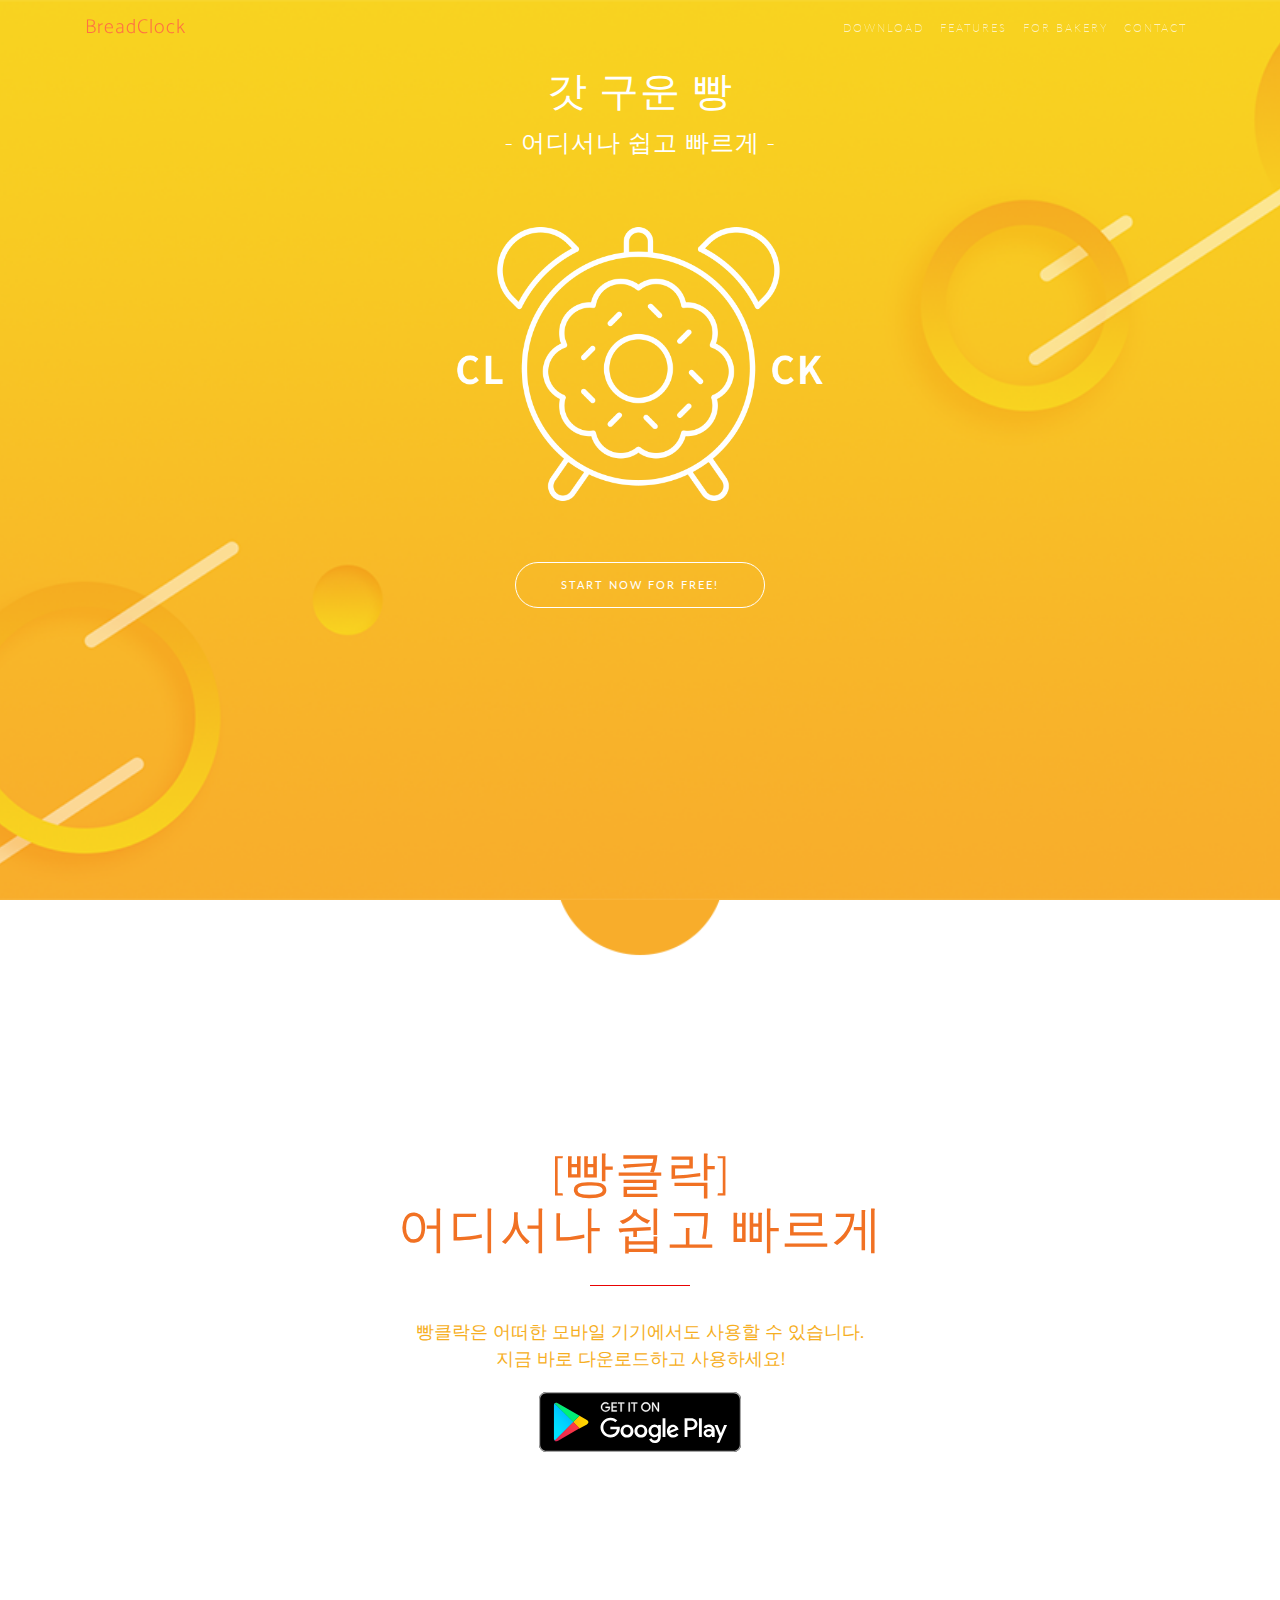
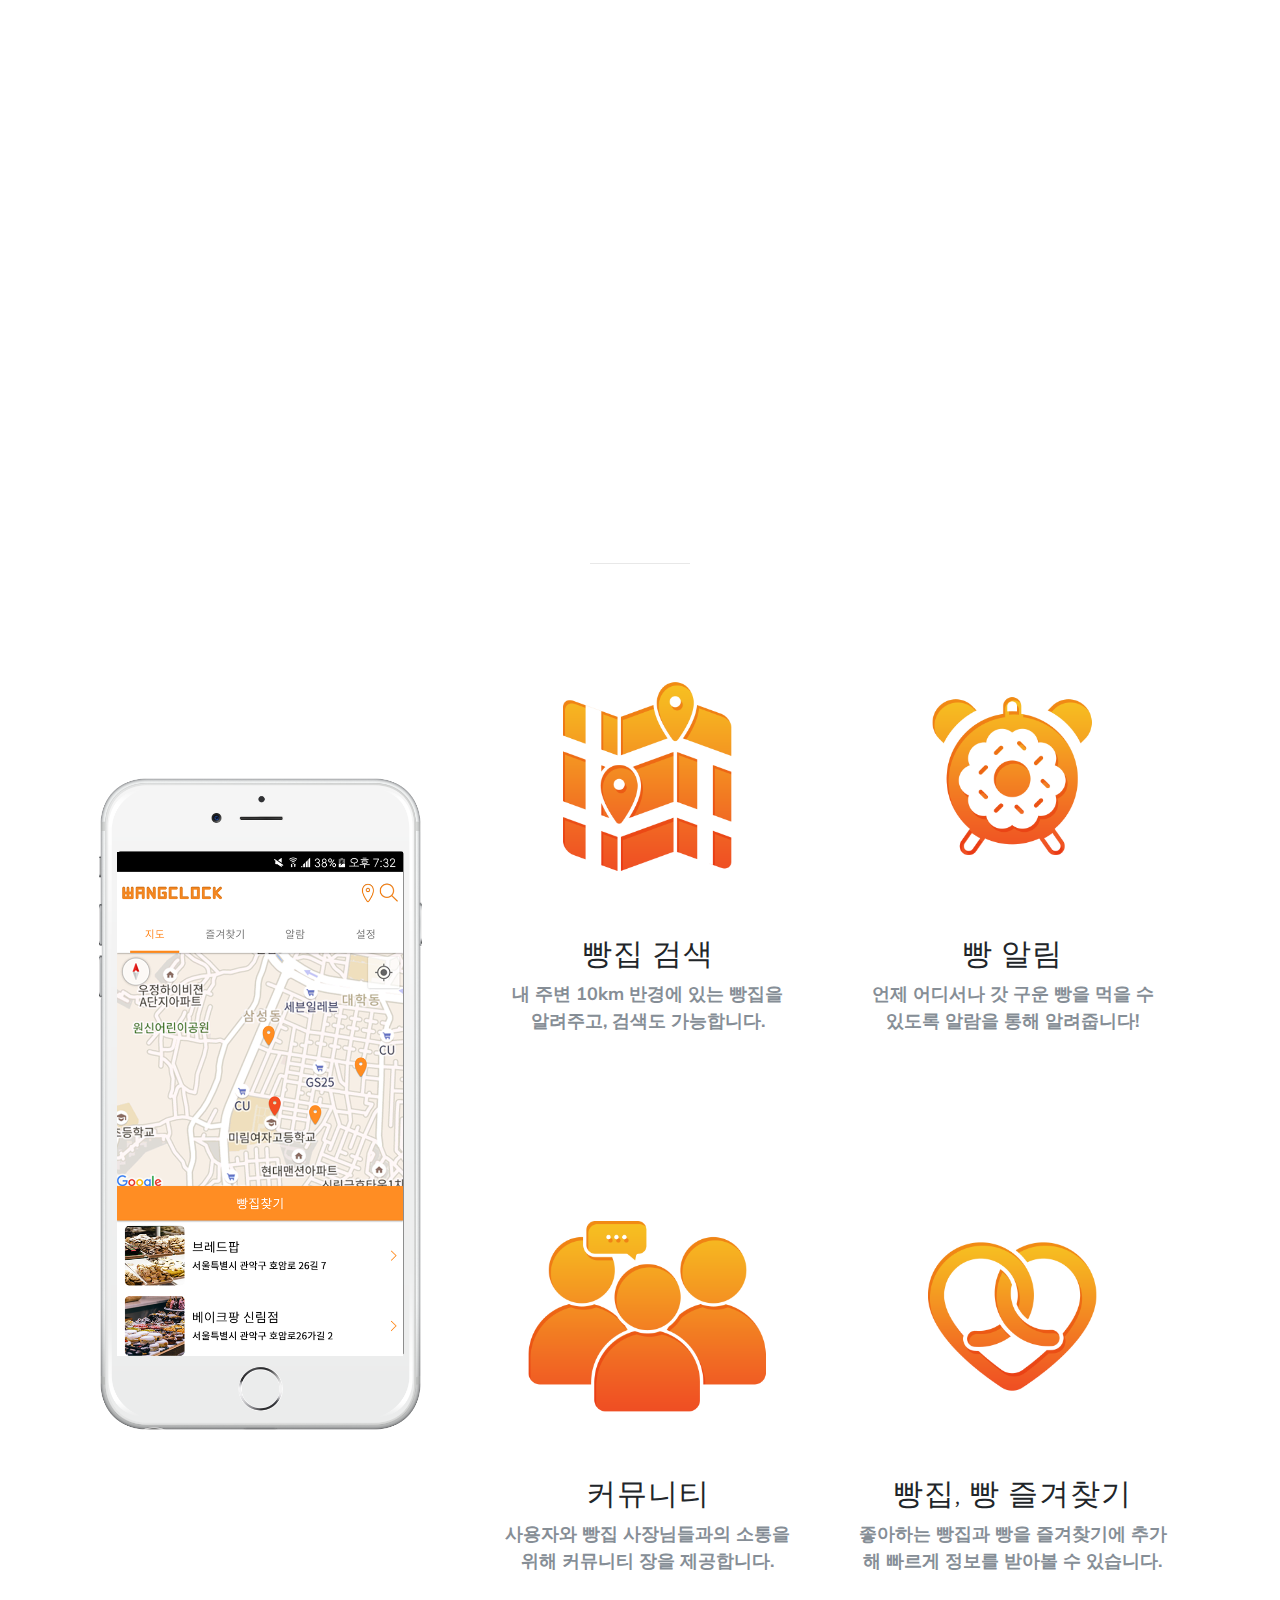
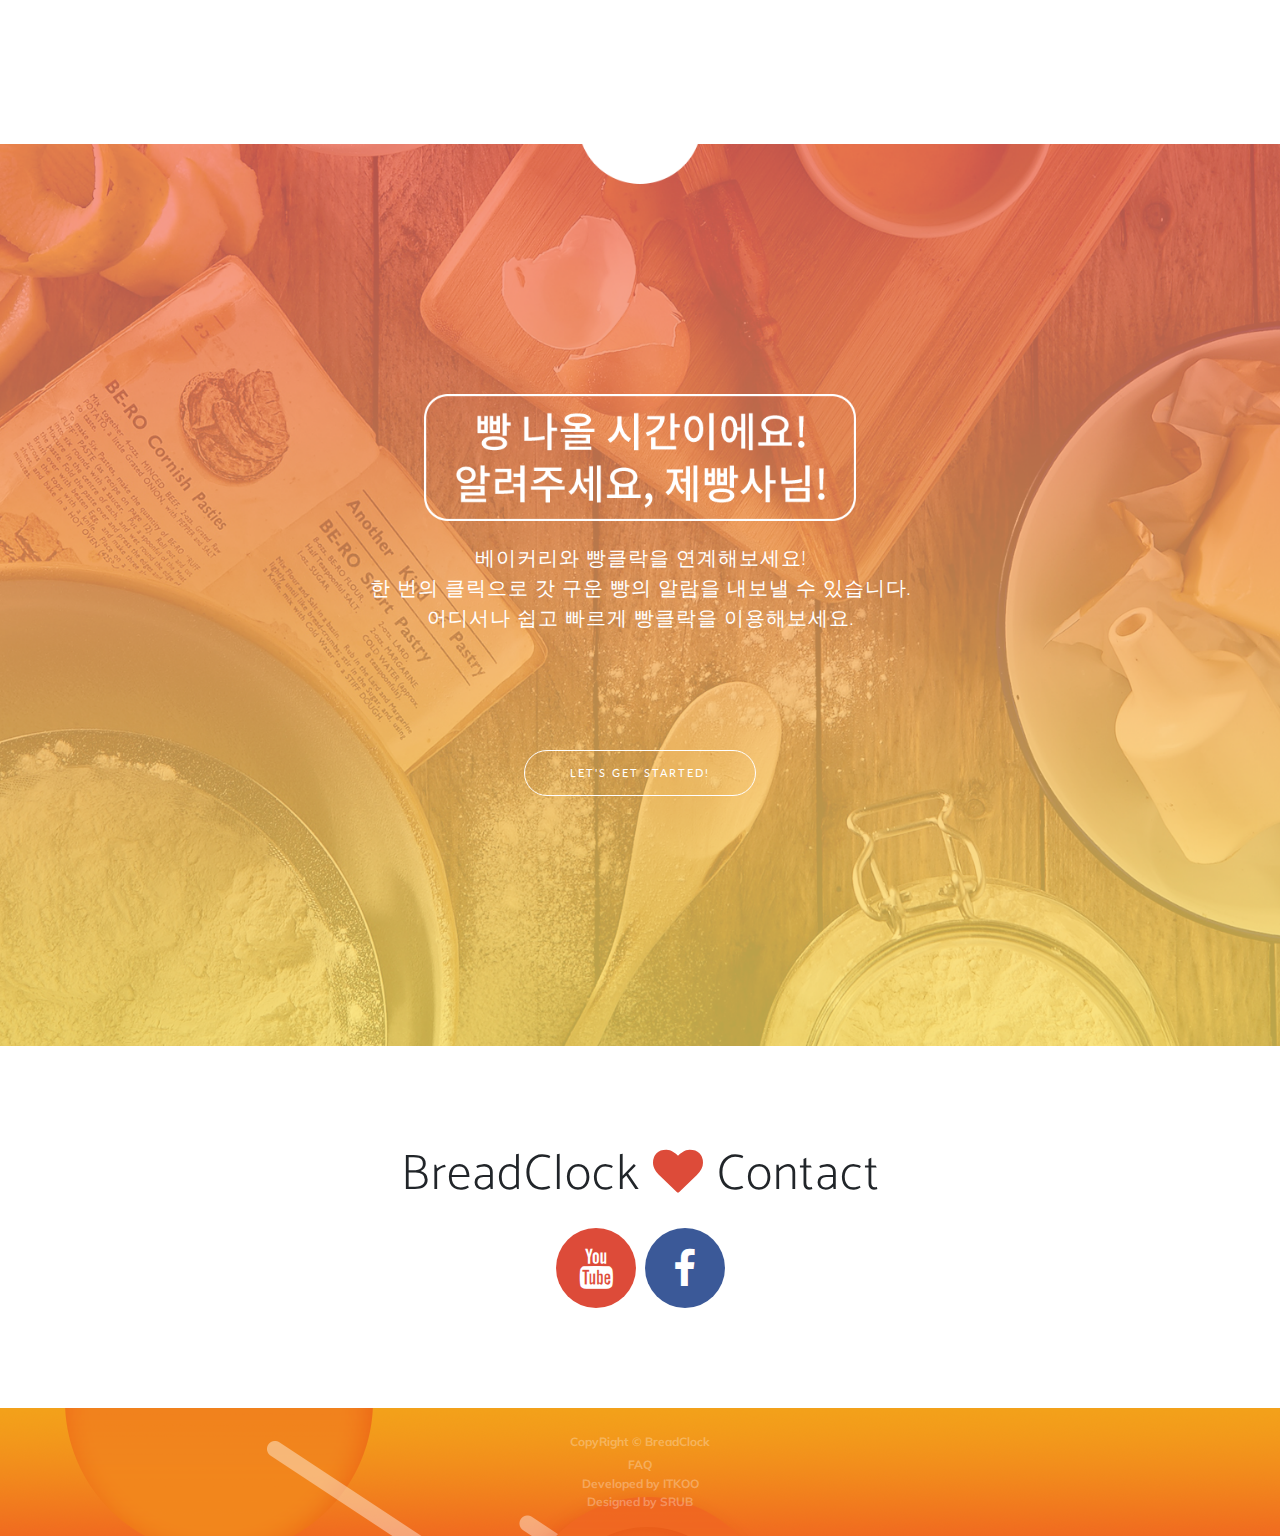
<file: public/index.html>
<!DOCTYPE html>
<html lang="en">

  <head>
    <meta charset="utf-8">

    <meta property="og:title" content="빵클락 웹페이지"/>
    <meta property="og:url" content="https://stac-5db0e.firebaseapp.com/"/>
    <meta property="og:image" content="https://stac-5db0e.firebaseapp.com/img/breadclock_main.jpg"/>
    <meta property="og:description" content="갓 구운 빵알림을 언제 어디서나 쉽고 빠르게!"/>

    <meta name="viewport" content="width=device-width, initial-scale=1, shrink-to-fit=no">
    <meta name="description" content="">
    <meta name="author" content="">

    <title>빵클락 웹페이지</title>

    <!-- Bootstrap core CSS -->
    <link href="vendor/bootstrap/css/bootstrap.min.css" rel="stylesheet">

    <!-- Custom fonts for this template -->
    <link rel="stylesheet" href="vendor/font-awesome/css/font-awesome.min.css">
    <link rel="stylesheet" href="vendor/simple-line-icons/css/simple-line-icons.css">
    <link href="https://fonts.googleapis.com/css?family=Lato" rel="stylesheet">
    <link href="https://fonts.googleapis.com/css?family=Catamaran:100,200,300,400,500,600,700,800,900" rel="stylesheet">
    <link href="https://fonts.googleapis.com/css?family=Muli" rel="stylesheet">

    <!-- Plugin CSS -->
    <link rel="stylesheet" href="device-mockups/device-mockups.min.css">

    <!-- Custom styles for this template -->
    <!-- <link href="css/new-age.min.css" rel="stylesheet"> -->
    <link href="css/new-age.css" rel="stylesheet">

  </head>

  <body id="page-top">

    <!-- Navigation -->
    <nav class="navbar navbar-expand-lg navbar-light fixed-top" id="mainNav">
      <div class="container">
        <a class="navbar-brand js-scroll-trigger" href="#page-top">BreadClock</a>
        <button class="navbar-toggler navbar-toggler-right" type="button" data-toggle="collapse" data-target="#navbarResponsive" aria-controls="navbarResponsive" aria-expanded="false" aria-label="Toggle navigation">
          Menu
          <i class="fa fa-bars"></i>
        </button>
        <div class="collapse navbar-collapse" id="navbarResponsive">
          <ul class="navbar-nav ml-auto">
            <li class="nav-item">
              <a class="nav-link js-scroll-trigger" href="#download">Download</a>
            </li>
            <li class="nav-item">
              <a class="nav-link js-scroll-trigger" href="#features">Features</a>
            </li>
            <li class="nav-item">
              <a class="nav-link js-scroll-trigger" href="#for_bakery">For Bakery</a>
            </li>
            <li class="nav-item">
              <a class="nav-link js-scroll-trigger" href="#contact">Contact</a>
            </li>
          </ul>
        </div>
      </div>
    </nav>

    <header class="masthead">
      <center>
        <br><br><br>
        <h1 class="mb-3">갓 구운 빵</h1>
        <h4>- 어디서나 쉽고 빠르게 -</h4>
        <div class="col-lg-4 my-auto"><img src="img/icon_breadclock.png" class="img-fluid" alt=""> </div>
        <a href="#download" class="btn btn-outline btn-xl js-scroll-trigger">Start Now for Free!</a>
      </center>
    </header>

      <section class="download bg-primary text-center" id="download">
      <div class="container">
        <div class="row">
          <div class="col-md-8 mx-auto">
            <h4 class="section-heading">[빵클락]<br>어디서나 쉽고 빠르게<hr color = red></h4>
            <br>
            <p>빵클락은 어떠한 모바일 기기에서도 사용할 수 있습니다.<br> 지금 바로 다운로드하고 사용하세요!</p><b>
            <div class="badges">
              <a class="badge-link" href="#"><img src="img/google-play-badge.svg" alt=""></a>
            </div>
          </div>
        </div>
      </div>
    </section>

    <center><iframe width="500" height="330" src="https://www.youtube.com/embed/aaN8Uad1hJ8" frameborder="0" allowfullscreen></iframe></center>

    <section class="features" id="features">
      <div class="container">
          <hr>
        <div class="row">
          <div class="col-lg-4 my-auto">
            <div class="device-container">
              <div class="device-mockup iphone6_plus portrait white">
                <div class="device">
                  <div class="screen">
                    <!-- Demo image for screen mockup, you can put an image here, some HTML, an animation, video, or anything else! -->
                    <img src="img/map_page.png" class="img-fluid" alt="">
                  </div>
                  <div class="button">
                    <!-- You can hook the "home button" to some JavaScript events or just remove it -->
                  </div>
                </div>
              </div>
            </div>
          </div>
          <div class="col-lg-8 my-auto">
            <div class="container-fluid">
              <div class="row">
                <div class="col-lg-6">
                  <div class="feature-item">
                    <!-- <i class="icon-screen-smartphone text-primary"></i> -->
                    <img src="icon/Artboard 1.png" class="img-fluid" alt="">
                    <h3>빵집 검색</h3>
                    <p class="text-muted">내 주변 10km 반경에 있는 빵집을 <br>알려주고, 검색도 가능합니다.</p>
                  </div>
                </div>
                <div class="col-lg-6">
                  <div class="feature-item">
                    <!-- <i class="icon-camera text-primary"></i> -->
                    <img src="icon/Artboard 3.png" class="img-fluid" alt="">
                    <h3>빵 알림</h3>
                    <p class="text-muted">언제 어디서나 갓 구운 빵을 먹을 수<br> 있도록 알람을 통해 알려줍니다!</p>
                  </div>
                </div>
              </div>
              <div class="row">
                <div class="col-lg-6">
                  <div class="feature-item">
                    <!-- <i class="icon-present text-primary"></i> -->
                    <img src="icon/Artboard 4.png" class="img-fluid" alt="">
                    <h3>커뮤니티</h3>
                    <p class="text-muted">사용자와 빵집 사장님들과의 소통을<br> 위해 커뮤니티 장을 제공합니다.</p>
                  </div>
                </div>
                <div class="col-lg-6">
                  <div class="feature-item">
                    <!-- <i class="icon-lock-open text-primary"></i> -->
                    <img src="icon/Artboard 2.png" class="img-fluid" alt="">
                    <h3>빵집, 빵 즐겨찾기</h3>
                    <p class="text-muted">좋아하는 빵집과 빵을 즐겨찾기에 추가해 빠르게 정보를 받아볼 수 있습니다.</p>
                  </div>
                </div>
              </div>
            </div>
          </div>
        </div>
      </div>
    </section>

    <section class="cta">
      <div class="cta-content">
        <div id = "for_bakery"class="container">
          <center>
          <!-- <h5>빵 나올 시간이에요!<br>
                  알려주세요, 제빵사님<br></h5> -->

        <div class="col-lg-5 my-auto"><img src="img/boss.png" class="img-fluid" alt=""> </div>

          <br>
          <h6>베이커리와 빵클락을 연계해보세요!<br>
                  한 번의 클릭으로 갓 구운 빵의 알람을 내보낼 수 있습니다.<br>
                  어디서나 쉽고 빠르게 빵클락을 이용해보세요.<br><br><br><br></h6>
          <a href="login.html" class="btn btn-outline btn-xl js-scroll-trigger">Let's Get Started!</a>
          </center>
        </div>
      </div>
      <div class="overlay"></div>
    </section>

    <section class="contact" id="contact">
      <div class="container">
        <h2>BreadClock
          <i class="fa fa-heart"></i>
          Contact</h2>
        <ul class="list-inline list-social">
          <li class="list-inline-item social-google-plus">
            <a href="https://www.youtube.com/watch?v=aaN8Uad1hJ8">
              <i class="fa fa-youtube"></i>
            </a>
          </li>
          <li class="list-inline-item social-facebook">
            <a href="https://www.facebook.com/breadclock/?ref=aymt_homepage_panel">
              <i class="fa fa-facebook"></i>
            </a>
          </li>
        </ul>
      </div>
    </section>

    <footer>
      <div class="container">
        <p>CopyRight &copy; BreadClock</p>
        <ul class="list-inline">
          <li class="list-inline-item">
            <a href="https://www.facebook.com/breadclock/?ref=aymt_homepage_panel">FAQ</a>
          </li>
        </ul>
        <p>Developed by ITKOO </p>
        <p>Designed by SRUB </p>
      </div>
    </footer>

    <!-- Bootstrap core JavaScript -->
    <script src="vendor/jquery/jquery.min.js"></script>
    <script src="vendor/popper/popper.min.js"></script>
    <script src="vendor/bootstrap/js/bootstrap.min.js"></script>

    <!-- Plugin JavaScript -->
    <script src="vendor/jquery-easing/jquery.easing.min.js"></script>

    <!-- Custom scripts for this template -->
    <script src="js/new-age.min.js"></script>

  </body>

</html>
</file>
<file: public/vendor/simple-line-icons/css/simple-line-icons.css>
@font-face {
  font-family: 'simple-line-icons';
  src: url('../fonts/Simple-Line-Icons.eot?v=2.4.0');
  src: url('../fonts/Simple-Line-Icons.eot?v=2.4.0#iefix') format('embedded-opentype'), url('../fonts/Simple-Line-Icons.woff2?v=2.4.0') format('woff2'), url('../fonts/Simple-Line-Icons.ttf?v=2.4.0') format('truetype'), url('../fonts/Simple-Line-Icons.woff?v=2.4.0') format('woff'), url('../fonts/Simple-Line-Icons.svg?v=2.4.0#simple-line-icons') format('svg');
  font-weight: normal;
  font-style: normal;
}
/*
 Use the following CSS code if you want to have a class per icon.
 Instead of a list of all class selectors, you can use the generic [class*="icon-"] selector, but it's slower:
*/
.icon-user,
.icon-people,
.icon-user-female,
.icon-user-follow,
.icon-user-following,
.icon-user-unfollow,
.icon-login,
.icon-logout,
.icon-emotsmile,
.icon-phone,
.icon-call-end,
.icon-call-in,
.icon-call-out,
.icon-map,
.icon-location-pin,
.icon-direction,
.icon-directions,
.icon-compass,
.icon-layers,
.icon-menu,
.icon-list,
.icon-options-vertical,
.icon-options,
.icon-arrow-down,
.icon-arrow-left,
.icon-arrow-right,
.icon-arrow-up,
.icon-arrow-up-circle,
.icon-arrow-left-circle,
.icon-arrow-right-circle,
.icon-arrow-down-circle,
.icon-check,
.icon-clock,
.icon-plus,
.icon-minus,
.icon-close,
.icon-event,
.icon-exclamation,
.icon-organization,
.icon-trophy,
.icon-screen-smartphone,
.icon-screen-desktop,
.icon-plane,
.icon-notebook,
.icon-mustache,
.icon-mouse,
.icon-magnet,
.icon-energy,
.icon-disc,
.icon-cursor,
.icon-cursor-move,
.icon-crop,
.icon-chemistry,
.icon-speedometer,
.icon-shield,
.icon-screen-tablet,
.icon-magic-wand,
.icon-hourglass,
.icon-graduation,
.icon-ghost,
.icon-game-controller,
.icon-fire,
.icon-eyeglass,
.icon-envelope-open,
.icon-envelope-letter,
.icon-bell,
.icon-badge,
.icon-anchor,
.icon-wallet,
.icon-vector,
.icon-speech,
.icon-puzzle,
.icon-printer,
.icon-present,
.icon-playlist,
.icon-pin,
.icon-picture,
.icon-handbag,
.icon-globe-alt,
.icon-globe,
.icon-folder-alt,
.icon-folder,
.icon-film,
.icon-feed,
.icon-drop,
.icon-drawer,
.icon-docs,
.icon-doc,
.icon-diamond,
.icon-cup,
.icon-calculator,
.icon-bubbles,
.icon-briefcase,
.icon-book-open,
.icon-basket-loaded,
.icon-basket,
.icon-bag,
.icon-action-undo,
.icon-action-redo,
.icon-wrench,
.icon-umbrella,
.icon-trash,
.icon-tag,
.icon-support,
.icon-frame,
.icon-size-fullscreen,
.icon-size-actual,
.icon-shuffle,
.icon-share-alt,
.icon-share,
.icon-rocket,
.icon-question,
.icon-pie-chart,
.icon-pencil,
.icon-note,
.icon-loop,
.icon-home,
.icon-grid,
.icon-graph,
.icon-microphone,
.icon-music-tone-alt,
.icon-music-tone,
.icon-earphones-alt,
.icon-earphones,
.icon-equalizer,
.icon-like,
.icon-dislike,
.icon-control-start,
.icon-control-rewind,
.icon-control-play,
.icon-control-pause,
.icon-control-forward,
.icon-control-end,
.icon-volume-1,
.icon-volume-2,
.icon-volume-off,
.icon-calendar,
.icon-bulb,
.icon-chart,
.icon-ban,
.icon-bubble,
.icon-camrecorder,
.icon-camera,
.icon-cloud-download,
.icon-cloud-upload,
.icon-envelope,
.icon-eye,
.icon-flag,
.icon-heart,
.icon-info,
.icon-key,
.icon-link,
.icon-lock,
.icon-lock-open,
.icon-magnifier,
.icon-magnifier-add,
.icon-magnifier-remove,
.icon-paper-clip,
.icon-paper-plane,
.icon-power,
.icon-refresh,
.icon-reload,
.icon-settings,
.icon-star,
.icon-symbol-female,
.icon-symbol-male,
.icon-target,
.icon-credit-card,
.icon-paypal,
.icon-social-tumblr,
.icon-social-twitter,
.icon-social-facebook,
.icon-social-instagram,
.icon-social-linkedin,
.icon-social-pinterest,
.icon-social-github,
.icon-social-google,
.icon-social-reddit,
.icon-social-skype,
.icon-social-dribbble,
.icon-social-behance,
.icon-social-foursqare,
.icon-social-soundcloud,
.icon-social-spotify,
.icon-social-stumbleupon,
.icon-social-youtube,
.icon-social-dropbox,
.icon-social-vkontakte,
.icon-social-steam {
  font-family: 'simple-line-icons';
  speak: none;
  font-style: normal;
  font-weight: normal;
  font-variant: normal;
  text-transform: none;
  line-height: 1;
  /* Better Font Rendering =========== */
  -webkit-font-smoothing: antialiased;
  -moz-osx-font-smoothing: grayscale;
}
.icon-user:before {
  content: "\e005";
}
.icon-people:before {
  content: "\e001";
}
.icon-user-female:before {
  content: "\e000";
}
.icon-user-follow:before {
  content: "\e002";
}
.icon-user-following:before {
  content: "\e003";
}
.icon-user-unfollow:before {
  content: "\e004";
}
.icon-login:before {
  content: "\e066";
}
.icon-logout:before {
  content: "\e065";
}
.icon-emotsmile:before {
  content: "\e021";
}
.icon-phone:before {
  content: "\e600";
}
.icon-call-end:before {
  content: "\e048";
}
.icon-call-in:before {
  content: "\e047";
}
.icon-call-out:before {
  content: "\e046";
}
.icon-map:before {
  content: "\e033";
}
.icon-location-pin:before {
  content: "\e096";
}
.icon-direction:before {
  content: "\e042";
}
.icon-directions:before {
  content: "\e041";
}
.icon-compass:before {
  content: "\e045";
}
.icon-layers:before {
  content: "\e034";
}
.icon-menu:before {
  content: "\e601";
}
.icon-list:before {
  content: "\e067";
}
.icon-options-vertical:before {
  content: "\e602";
}
.icon-options:before {
  content: "\e603";
}
.icon-arrow-down:before {
  content: "\e604";
}
.icon-arrow-left:before {
  content: "\e605";
}
.icon-arrow-right:before {
  content: "\e606";
}
.icon-arrow-up:before {
  content: "\e607";
}
.icon-arrow-up-circle:before {
  content: "\e078";
}
.icon-arrow-left-circle:before {
  content: "\e07a";
}
.icon-arrow-right-circle:before {
  content: "\e079";
}
.icon-arrow-down-circle:before {
  content: "\e07b";
}
.icon-check:before {
  content: "\e080";
}
.icon-clock:before {
  content: "\e081";
}
.icon-plus:before {
  content: "\e095";
}
.icon-minus:before {
  content: "\e615";
}
.icon-close:before {
  content: "\e082";
}
.icon-event:before {
  content: "\e619";
}
.icon-exclamation:before {
  content: "\e617";
}
.icon-organization:before {
  content: "\e616";
}
.icon-trophy:before {
  content: "\e006";
}
.icon-screen-smartphone:before {
  content: "\e010";
}
.icon-screen-desktop:before {
  content: "\e011";
}
.icon-plane:before {
  content: "\e012";
}
.icon-notebook:before {
  content: "\e013";
}
.icon-mustache:before {
  content: "\e014";
}
.icon-mouse:before {
  content: "\e015";
}
.icon-magnet:before {
  content: "\e016";
}
.icon-energy:before {
  content: "\e020";
}
.icon-disc:before {
  content: "\e022";
}
.icon-cursor:before {
  content: "\e06e";
}
.icon-cursor-move:before {
  content: "\e023";
}
.icon-crop:before {
  content: "\e024";
}
.icon-chemistry:before {
  content: "\e026";
}
.icon-speedometer:before {
  content: "\e007";
}
.icon-shield:before {
  content: "\e00e";
}
.icon-screen-tablet:before {
  content: "\e00f";
}
.icon-magic-wand:before {
  content: "\e017";
}
.icon-hourglass:before {
  content: "\e018";
}
.icon-graduation:before {
  content: "\e019";
}
.icon-ghost:before {
  content: "\e01a";
}
.icon-game-controller:before {
  content: "\e01b";
}
.icon-fire:before {
  content: "\e01c";
}
.icon-eyeglass:before {
  content: "\e01d";
}
.icon-envelope-open:before {
  content: "\e01e";
}
.icon-envelope-letter:before {
  content: "\e01f";
}
.icon-bell:before {
  content: "\e027";
}
.icon-badge:before {
  content: "\e028";
}
.icon-anchor:before {
  content: "\e029";
}
.icon-wallet:before {
  content: "\e02a";
}
.icon-vector:before {
  content: "\e02b";
}
.icon-speech:before {
  content: "\e02c";
}
.icon-puzzle:before {
  content: "\e02d";
}
.icon-printer:before {
  content: "\e02e";
}
.icon-present:before {
  content: "\e02f";
}
.icon-playlist:before {
  content: "\e030";
}
.icon-pin:before {
  content: "\e031";
}
.icon-picture:before {
  content: "\e032";
}
.icon-handbag:before {
  content: "\e035";
}
.icon-globe-alt:before {
  content: "\e036";
}
.icon-globe:before {
  content: "\e037";
}
.icon-folder-alt:before {
  content: "\e039";
}
.icon-folder:before {
  content: "\e089";
}
.icon-film:before {
  content: "\e03a";
}
.icon-feed:before {
  content: "\e03b";
}
.icon-drop:before {
  content: "\e03e";
}
.icon-drawer:before {
  content: "\e03f";
}
.icon-docs:before {
  content: "\e040";
}
.icon-doc:before {
  content: "\e085";
}
.icon-diamond:before {
  content: "\e043";
}
.icon-cup:before {
  content: "\e044";
}
.icon-calculator:before {
  content: "\e049";
}
.icon-bubbles:before {
  content: "\e04a";
}
.icon-briefcase:before {
  content: "\e04b";
}
.icon-book-open:before {
  content: "\e04c";
}
.icon-basket-loaded:before {
  content: "\e04d";
}
.icon-basket:before {
  content: "\e04e";
}
.icon-bag:before {
  content: "\e04f";
}
.icon-action-undo:before {
  content: "\e050";
}
.icon-action-redo:before {
  content: "\e051";
}
.icon-wrench:before {
  content: "\e052";
}
.icon-umbrella:before {
  content: "\e053";
}
.icon-trash:before {
  content: "\e054";
}
.icon-tag:before {
  content: "\e055";
}
.icon-support:before {
  content: "\e056";
}
.icon-frame:before {
  content: "\e038";
}
.icon-size-fullscreen:before {
  content: "\e057";
}
.icon-size-actual:before {
  content: "\e058";
}
.icon-shuffle:before {
  content: "\e059";
}
.icon-share-alt:before {
  content: "\e05a";
}
.icon-share:before {
  content: "\e05b";
}
.icon-rocket:before {
  content: "\e05c";
}
.icon-question:before {
  content: "\e05d";
}
.icon-pie-chart:before {
  content: "\e05e";
}
.icon-pencil:before {
  content: "\e05f";
}
.icon-note:before {
  content: "\e060";
}
.icon-loop:before {
  content: "\e064";
}
.icon-home:before {
  content: "\e069";
}
.icon-grid:before {
  content: "\e06a";
}
.icon-graph:before {
  content: "\e06b";
}
.icon-microphone:before {
  content: "\e063";
}
.icon-music-tone-alt:before {
  content: "\e061";
}
.icon-music-tone:before {
  content: "\e062";
}
.icon-earphones-alt:before {
  content: "\e03c";
}
.icon-earphones:before {
  content: "\e03d";
}
.icon-equalizer:before {
  content: "\e06c";
}
.icon-like:before {
  content: "\e068";
}
.icon-dislike:before {
  content: "\e06d";
}
.icon-control-start:before {
  content: "\e06f";
}
.icon-control-rewind:before {
  content: "\e070";
}
.icon-control-play:before {
  content: "\e071";
}
.icon-control-pause:before {
  content: "\e072";
}
.icon-control-forward:before {
  content: "\e073";
}
.icon-control-end:before {
  content: "\e074";
}
.icon-volume-1:before {
  content: "\e09f";
}
.icon-volume-2:before {
  content: "\e0a0";
}
.icon-volume-off:before {
  content: "\e0a1";
}
.icon-calendar:before {
  content: "\e075";
}
.icon-bulb:before {
  content: "\e076";
}
.icon-chart:before {
  content: "\e077";
}
.icon-ban:before {
  content: "\e07c";
}
.icon-bubble:before {
  content: "\e07d";
}
.icon-camrecorder:before {
  content: "\e07e";
}
.icon-camera:before {
  content: "\e07f";
}
.icon-cloud-download:before {
  content: "\e083";
}
.icon-cloud-upload:before {
  content: "\e084";
}
.icon-envelope:before {
  content: "\e086";
}
.icon-eye:before {
  content: "\e087";
}
.icon-flag:before {
  content: "\e088";
}
.icon-heart:before {
  content: "\e08a";
}
.icon-info:before {
  content: "\e08b";
}
.icon-key:before {
  content: "\e08c";
}
.icon-link:before {
  content: "\e08d";
}
.icon-lock:before {
  content: "\e08e";
}
.icon-lock-open:before {
  content: "\e08f";
}
.icon-magnifier:before {
  content: "\e090";
}
.icon-magnifier-add:before {
  content: "\e091";
}
.icon-magnifier-remove:before {
  content: "\e092";
}
.icon-paper-clip:before {
  content: "\e093";
}
.icon-paper-plane:before {
  content: "\e094";
}
.icon-power:before {
  content: "\e097";
}
.icon-refresh:before {
  content: "\e098";
}
.icon-reload:before {
  content: "\e099";
}
.icon-settings:before {
  content: "\e09a";
}
.icon-star:before {
  content: "\e09b";
}
.icon-symbol-female:before {
  content: "\e09c";
}
.icon-symbol-male:before {
  content: "\e09d";
}
.icon-target:before {
  content: "\e09e";
}
.icon-credit-card:before {
  content: "\e025";
}
.icon-paypal:before {
  content: "\e608";
}
.icon-social-tumblr:before {
  content: "\e00a";
}
.icon-social-twitter:before {
  content: "\e009";
}
.icon-social-facebook:before {
  content: "\e00b";
}
.icon-social-instagram:before {
  content: "\e609";
}
.icon-social-linkedin:before {
  content: "\e60a";
}
.icon-social-pinterest:before {
  content: "\e60b";
}
.icon-social-github:before {
  content: "\e60c";
}
.icon-social-google:before {
  content: "\e60d";
}
.icon-social-reddit:before {
  content: "\e60e";
}
.icon-social-skype:before {
  content: "\e60f";
}
.icon-social-dribbble:before {
  content: "\e00d";
}
.icon-social-behance:before {
  content: "\e610";
}
.icon-social-foursqare:before {
  content: "\e611";
}
.icon-social-soundcloud:before {
  content: "\e612";
}
.icon-social-spotify:before {
  content: "\e613";
}
.icon-social-stumbleupon:before {
  content: "\e614";
}
.icon-social-youtube:before {
  content: "\e008";
}
.icon-social-dropbox:before {
  content: "\e00c";
}
.icon-social-vkontakte:before {
  content: "\e618";
}
.icon-social-steam:before {
  content: "\e620";
}
</file>
<file: public/device-mockups/device-mockups.min.css>
.device-mockup{position:relative;width:100%;padding-bottom:61.775701%}.device-mockup>.device{position:absolute;top:0;bottom:0;left:0;right:0;width:100%;height:100%;background-size:100% 100%;background-repeat:no-repeat;background-image:url(macbook/macbook.png)}.device-mockup>.device>.screen{position:absolute;top:11.0438729%;bottom:14.6747352%;left:13.364486%;right:13.364486%;overflow:hidden}.device-mockup>.device>.button{position:absolute;top:0;left:0;display:none;overflow:hidden;border-radius:100%;-webkit-border-radius:100%;-moz-border-radius:100%;cursor:pointer}.device-mockup.imac{padding-bottom:81.230769%}.device-mockup.imac>.device{background-image:url(imac/imac.png)}.device-mockup.imac>.device>.screen{top:8.20707071%;bottom:31.6919192%;left:6.61538462%;right:6.61538462%}.device-mockup.macbook{padding-bottom:61.775701%}.device-mockup.macbook>.device{background-image:url(macbook/macbook.png)}.device-mockup.macbook>.device>.screen{top:11.0438729%;bottom:14.6747352%;left:13.364486%;right:13.364486%}.device-mockup.macbook_2015{padding-bottom:57.5%}.device-mockup.macbook_2015.grey>.device,.device-mockup.macbook_2015>.device{background-image:url(macbook_2015/grey.png)}.device-mockup.macbook_2015.silver>.device,.device-mockup.macbook_2015>.device{background-image:url(macbook_2015/silver.png)}.device-mockup.macbook_2015.gold>.device,.device-mockup.macbook_2015>.device{background-image:url(macbook_2015/gold.png)}.device-mockup.macbook_2015>.device>.screen{top:7.5%;bottom:10.9%;left:12.46%;right:12.56%}.device-mockup.iphone5,.device-mockup.iphone5.portrait{padding-bottom:210.57%}.device-mockup.iphone5.landscape{padding-bottom:47.49%}.device-mockup.iphone5.black>.device,.device-mockup.iphone5.portrait.black>.device,.device-mockup.iphone5>.device{background-image:url(iphone5/iphone5_port_black.png)}.device-mockup.iphone5.landscape.black>.device,.device-mockup.iphone5.landscape>.device{background-image:url(iphone5/iphone5_land_black.png)}.device-mockup.iphone5.portrait.white>.device,.device-mockup.iphone5.white>.device{background-image:url(iphone5/iphone5_port_white.png)}.device-mockup.iphone5.landscape.white>.device{background-image:url(iphone5/iphone5_land_white.png)}.device-mockup.iphone5.portrait>.device>.screen,.device-mockup.iphone5>.device>.screen{top:14.78%;bottom:13.78%;left:8.77%;right:7.77%}.device-mockup.iphone5.landscape>.device>.screen{top:7.422488%;bottom:8.422488%;left:14.919127%;right:14.019127%}.device-mockup.iphone5.portrait>.device>.button,.device-mockup.iphone5>.device>.button{display:block;top:88.3%;bottom:2.5%;left:40%;right:40%}.device-mockup.iphone5.landscape>.device>.button{display:block;top:40%;bottom:41%;left:88.4%;right:2.3%}.device-mockup.iphone_se,.device-mockup.iphone_se.portrait{padding-bottom:209.83%}.device-mockup.iphone_se.landscape{padding-bottom:47.66%}.device-mockup.iphone_se.black>.device,.device-mockup.iphone_se.portrait.black>.device,.device-mockup.iphone_se>.device{background-image:url(iphone_se/iphone_se_port_black.png)}.device-mockup.iphone_se.landscape.black>.device,.device-mockup.iphone_se.landscape>.device{background-image:url(iphone_se/iphone_se_land_black.png)}.device-mockup.iphone_se.portrait.white>.device,.device-mockup.iphone_se.white>.device{background-image:url(iphone_se/iphone_se_port_white.png)}.device-mockup.iphone_se.landscape.white>.device{background-image:url(iphone_se/iphone_se_land_white.png)}.device-mockup.iphone_se.gold>.device,.device-mockup.iphone_se.portrait.gold>.device{background-image:url(iphone_se/iphone_se_port_gold.png)}.device-mockup.iphone_se.landscape.gold>.device{background-image:url(iphone_se/iphone_se_land_gold.png)}.device-mockup.iphone_se.portrait.rose>.device,.device-mockup.iphone_se.rose>.device{background-image:url(iphone_se/iphone_se_port_rose.png)}.device-mockup.iphone_se.landscape.rose>.device{background-image:url(iphone_se/iphone_se_land_rose.png)}.device-mockup.iphone_se.portrait>.device>.screen,.device-mockup.iphone_se>.device>.screen{top:16.28%;bottom:16.28%;left:11.77%;right:11.77%}.device-mockup.iphone_se.landscape>.device>.screen{top:11.722488%;bottom:11.722488%;left:16.0191273%;right:16.0191273%}.device-mockup.iphone_se.portrait>.device>.button,.device-mockup.iphone_se>.device>.button{display:block;top:86.3%;bottom:5.5%;left:42%;right:42%}.device-mockup.iphone_se.landscape>.device>.button{display:block;top:42%;bottom:42%;left:86.4%;right:5.1%}.device-mockup.iphone6,.device-mockup.iphone6.portrait{padding-bottom:207.19%}.device-mockup.iphone6.landscape{padding-bottom:48.76%}.device-mockup.iphone6.black>.device,.device-mockup.iphone6.portrait.black>.device,.device-mockup.iphone6>.device{background-image:url(iphone_6/iphone_6_port_black.png)}.device-mockup.iphone6.landscape.black>.device,.device-mockup.iphone6.landscape>.device{background-image:url(iphone_6/iphone_6_land_black.png)}.device-mockup.iphone6.portrait.white>.device,.device-mockup.iphone6.white>.device{background-image:url(iphone_6/iphone_6_port_white.png)}.device-mockup.iphone6.landscape.white>.device{background-image:url(iphone_6/iphone_6_land_white.png)}.device-mockup.iphone6.gold>.device,.device-mockup.iphone6.portrait.gold>.device{background-image:url(iphone_6/iphone_6_port_gold.png)}.device-mockup.iphone6.landscape.gold>.device{background-image:url(iphone_6/iphone_6_land_gold.png)}.device-mockup.iphone6.portrait>.device>.screen,.device-mockup.iphone6>.device>.screen{top:12.58%;bottom:12.88%;left:6.77%;right:6.77%}.device-mockup.iphone6.landscape>.device>.screen{top:6.77%;bottom:6.77%;left:12.58%;right:12.88%}.device-mockup.iphone6.portrait>.device>.button,.device-mockup.iphone6>.device>.button{display:block;top:88.6%;bottom:3.2%;left:42%;right:42%}.device-mockup.iphone6.landscape>.device>.button{display:block;top:42%;bottom:42%;left:88.6%;right:3.2%}.device-mockup.iphone6_plus,.device-mockup.iphone6_plus.portrait{padding-bottom:201.76%}.device-mockup.iphone6_plus.landscape{padding-bottom:49.56%}.device-mockup.iphone6_plus.black>.device,.device-mockup.iphone6_plus.portrait.black>.device,.device-mockup.iphone6_plus>.device{background-image:url(iphone_6_plus/iphone_6_plus_black_port.png)}.device-mockup.iphone6_plus.landscape.black>.device,.device-mockup.iphone6_plus.landscape>.device{background-image:url(iphone_6_plus/iphone_6_plus_black_land.png)}.device-mockup.iphone6_plus.portrait.white>.device,.device-mockup.iphone6_plus.white>.device{background-image:url(iphone_6_plus/iphone_6_plus_white_port.png)}.device-mockup.iphone6_plus.landscape.white>.device{background-image:url(iphone_6_plus/iphone_6_plus_white_land.png)}.device-mockup.iphone6_plus.gold>.device,.device-mockup.iphone6_plus.portrait.gold>.device{background-image:url(iphone_6_plus/iphone_6_plus_gold_port.png)}.device-mockup.iphone6_plus.landscape.gold>.device{background-image:url(iphone_6_plus/iphone_6_plus_gold_land.png)}.device-mockup.iphone6_plus.portrait>.device>.screen,.device-mockup.iphone6_plus>.device>.screen{top:11.58%;bottom:11.58%;left:5.97%;right:5.97%}.device-mockup.iphone6_plus.landscape>.device>.screen{top:5.97%;bottom:5.97%;left:11.38%;right:11.58%}.device-mockup.iphone6_plus.portrait>.device>.button,.device-mockup.iphone6_plus>.device>.button{display:block;top:89.9%;bottom:3.2%;left:43%;right:43%}.device-mockup.iphone6_plus.landscape>.device>.button{display:block;top:43%;bottom:43%;left:89.9%;right:3.2%}.device-mockup.ipad,.device-mockup.ipad.portrait{padding-bottom:128.406276%}.device-mockup.ipad.landscape{padding-bottom:79.9086758%}.device-mockup.ipad.black>.device,.device-mockup.ipad.portrait.black>.device,.device-mockup.ipad>.device{background-image:url(ipad/ipad_port_black.png)}.device-mockup.ipad.portrait.white>.device,.device-mockup.ipad.white>.device{background-image:url(ipad/ipad_port_white.png)}.device-mockup.ipad.landscape.black>.device,.device-mockup.ipad.landscape>.device{background-image:url(ipad/ipad_land_black.png)}.device-mockup.ipad.landscape.white>.device{background-image:url(ipad/ipad_land_white.png)}.device-mockup.ipad.portrait>.device>.screen,.device-mockup.ipad>.device>.screen{top:12.025723%;bottom:12.154341%;left:13.45995%;right:13.45995%}.device-mockup.ipad.landscape>.device>.screen{top:13.87755102%;bottom:13.87755102%;left:11.5459883%;right:11.5459883%}.device-mockup.ipad.portrait>.device>.button,.device-mockup.ipad>.device>.button{display:block;top:90.2%;bottom:5.5%;left:47.3%;right:47.3%}.device-mockup.ipad.landscape>.device>.button{display:block;top:47.3%;bottom:47.3%;left:90.8%;right:4.9%}.device-mockup.ipad_air,.device-mockup.ipad_air.portrait{padding-bottom:141.27%}.device-mockup.ipad_air.landscape{padding-bottom:70.79%}.device-mockup.ipad_air.grey>.device,.device-mockup.ipad_air.portrait.grey>.device,.device-mockup.ipad_air>.device{background-image:url(ipad_air/ipad_air_gray_port.png)}.device-mockup.ipad_air.portrait.silver>.device,.device-mockup.ipad_air.silver>.device{background-image:url(ipad_air/ipad_air_silver_port.png)}.device-mockup.ipad_air.landscape.grey>.device,.device-mockup.ipad_air.landscape>.device{background-image:url(ipad_air/ipad_air_gray_land.png)}.device-mockup.ipad_air.landscape.silver>.device{background-image:url(ipad_air/ipad_air_silver_land.png)}.device-mockup.ipad_air.portrait>.device>.screen,.device-mockup.ipad_air>.device>.screen{top:9.025723%;bottom:9.154341%;left:7.45995%;right:6.45995%}.device-mockup.ipad_air.landscape>.device>.screen{top:6.877551%;bottom:6.877551%;left:9.545988%;right:9.545988%}.device-mockup.ipad_air.portrait>.device>.button,.device-mockup.ipad_air>.device>.button{display:block;top:93.2%;bottom:2.5%;left:47.3%;right:47.3%}.device-mockup.ipad_air.landscape>.device>.button{display:block;top:47.3%;bottom:47.3%;left:93.1%;right:2.1%}.device-mockup.ipad_air_2,.device-mockup.ipad_air_2.portrait{padding-bottom:141.38%}.device-mockup.ipad_air_2.landscape{padding-bottom:70.73%}.device-mockup.ipad_air_2.grey>.device,.device-mockup.ipad_air_2.portrait.grey>.device,.device-mockup.ipad_air_2>.device{background-image:url(ipad_air_2/ipad_air_2_gray_port.png)}.device-mockup.ipad_air_2.portrait.silver>.device,.device-mockup.ipad_air_2.silver>.device{background-image:url(ipad_air_2/ipad_air_2_silver_port.png)}.device-mockup.ipad_air_2.gold>.device,.device-mockup.ipad_air_2.portrait.gold>.device{background-image:url(ipad_air_2/ipad_air_2_gold_port.png)}.device-mockup.ipad_air_2.landscape.grey>.device,.device-mockup.ipad_air_2.landscape>.device{background-image:url(ipad_air_2/ipad_air_2_gray_land.png)}.device-mockup.ipad_air_2.landscape.silver>.device{background-image:url(ipad_air_2/ipad_air_2_silver_land.png)}.device-mockup.ipad_air_2.landscape.gold>.device{background-image:url(ipad_air_2/ipad_air_2_gold_land.png)}.device-mockup.ipad_air_2.portrait>.device>.screen,.device-mockup.ipad_air_2>.device>.screen{top:9.025723%;bottom:8.854341%;left:6.15995%;right:6.15995%}.device-mockup.ipad_air_2.landscape>.device>.screen{top:6.277551%;bottom:6.277551%;left:8.545988%;right:8.545988%}.device-mockup.ipad_air_2.portrait>.device>.button,.device-mockup.ipad_air_2>.device>.button{display:block;top:93.2%;bottom:2.1%;left:46.3%;right:46.5%}.device-mockup.ipad_air_2.landscape>.device>.button{display:block;top:46.5%;bottom:46.8%;left:93.5%;right:1.9%}.device-mockup.ipad_pro,.device-mockup.ipad_pro.portrait{padding-bottom:138.63%}.device-mockup.ipad_pro.landscape{padding-bottom:72.14%}.device-mockup.ipad_pro.grey>.device,.device-mockup.ipad_pro.portrait.grey>.device,.device-mockup.ipad_pro>.device{background-image:url(ipad_pro/ipad_pro_port_black.png)}.device-mockup.ipad_pro.portrait.silver>.device,.device-mockup.ipad_pro.silver>.device{background-image:url(ipad_pro/ipad_pro_port_silver.png)}.device-mockup.ipad_pro.gold>.device,.device-mockup.ipad_pro.portrait.gold>.device{background-image:url(ipad_pro/ipad_pro_port_gold.png)}.device-mockup.ipad_pro.landscape.grey>.device,.device-mockup.ipad_pro.landscape>.device{background-image:url(ipad_pro/ipad_pro_land_black.png)}.device-mockup.ipad_pro.landscape.silver>.device{background-image:url(ipad_pro/ipad_pro_land_silver.png)}.device-mockup.ipad_pro.landscape.gold>.device{background-image:url(ipad_pro/ipad_pro_land_gold.png)}.device-mockup.ipad_pro.portrait>.device>.screen,.device-mockup.ipad_pro>.device>.screen{top:7.025723%;bottom:6.854341%;left:5.15995%;right:5.15995%}.device-mockup.ipad_pro.landscape>.device>.screen{top:5.177551%;bottom:5.177551%;left:6.945988%;right:6.945988%}.device-mockup.ipad_pro.portrait>.device>.button,.device-mockup.ipad_pro>.device>.button{display:block;top:94.9%;bottom:1.5%;left:47.3%;right:47.1%}.device-mockup.ipad_pro.landscape>.device>.button{display:block;top:47.5%;bottom:47.5%;left:94.8%;right:1.5%}.device-mockup.galaxy_s3,.device-mockup.galaxy_s3.portrait{padding-bottom:178.787879%}.device-mockup.galaxy_s3.landscape{padding-bottom:55.9322034%}.device-mockup.galaxy_s3.black>.device,.device-mockup.galaxy_s3.portrait.black>.device,.device-mockup.galaxy_s3>.device{background-image:url(galaxy_s3/s3_port_black.png)}.device-mockup.galaxy_s3.landscape.black>.device,.device-mockup.galaxy_s3.landscape>.device{background-image:url(galaxy_s3/s3_land_black.png)}.device-mockup.galaxy_s3.portrait.white>.device,.device-mockup.galaxy_s3.white>.device{background-image:url(galaxy_s3/s3_port_white.png)}.device-mockup.galaxy_s3.landscape.white>.device{background-image:url(galaxy_s3/s3_land_white.png)}.device-mockup.galaxy_s3.portrait>.device>.screen,.device-mockup.galaxy_s3>.device>.screen{top:12.3728814%;bottom:15.5367232%;left:13.8383838%;right:13.8383838%}.device-mockup.galaxy_s3.landscape>.device>.screen{top:13.8383838%;bottom:13.8383838%;left:12.3728814%;right:15.5367232%}.device-mockup.galaxy_s5,.device-mockup.galaxy_s5.portrait{padding-bottom:194.188862%}.device-mockup.galaxy_s5.landscape{padding-bottom:51.496259%}.device-mockup.galaxy_s5.black>.device,.device-mockup.galaxy_s5.portrait.black>.device,.device-mockup.galaxy_s5>.device{background-image:url(galaxy_s5/galaxy_s5_port_black.png)}.device-mockup.galaxy_s5.landscape.black>.device,.device-mockup.galaxy_s5.landscape>.device{background-image:url(galaxy_s5/galaxy_s5_land_black.png)}.device-mockup.galaxy_s5.portrait.white>.device,.device-mockup.galaxy_s5.white>.device{background-image:url(galaxy_s5/galaxy_s5_port_white.png)}.device-mockup.galaxy_s5.landscape.white>.device{background-image:url(galaxy_s5/galaxy_s5_land_white.png)}.device-mockup.galaxy_s5.portrait>.device>.screen,.device-mockup.galaxy_s5>.device>.screen{top:10.2%;bottom:10.1%;left:6.3%;right:6.4%}.device-mockup.galaxy_s5.landscape>.device>.screen{top:6.6%;bottom:6.2%;left:10.15%;right:10%}.device-mockup.galaxy_tab4,.device-mockup.galaxy_tab4.landscape{padding-bottom:72.689464%}.device-mockup.galaxy_tab4.black>.device,.device-mockup.galaxy_tab4.landscape.black>.device,.device-mockup.galaxy_tab4>.device{background-image:url(galaxy_tab4/galaxy_tab4_land_black.png)}.device-mockup.galaxy_tab4.landscape.white>.device,.device-mockup.galaxy_tab4.white>.device{background-image:url(galaxy_tab4/galaxy_tab4_land_white.png)}.device-mockup.galaxy_tab4.landscape>.device>.screen,.device-mockup.galaxy_tab4>.device>.screen{top:11.5%;bottom:11.5%;left:5.4%;right:5.2%}.device-mockup.lumia920,.device-mockup.lumia920.portrait{padding-bottom:172.796353%}.device-mockup.lumia920.landscape{padding-bottom:56.3330381%}.device-mockup.lumia920.portrait>.device,.device-mockup.lumia920>.device{background-image:url(lumia920/lumia920_port.png)}.device-mockup.lumia920.landscape>.device{background-image:url(lumia920/lumia920_land.png)}.device-mockup.lumia920.portrait>.device>.screen,.device-mockup.lumia920>.device>.screen{top:10.6420405%;bottom:18.9973615%;left:13.5258359%;right:13.5258359%}.device-mockup.lumia920.landscape>.device>.screen{top:12.2641509%;bottom:12.2641509%;left:10.5403012%;right:18.6005314%}.device-mockup.nexus7,.device-mockup.nexus7.portrait{padding-bottom:156.521739%}.device-mockup.nexus7.landscape{padding-bottom:63.6678201%}.device-mockup.nexus7.portrait>.device,.device-mockup.nexus7>.device{background-image:url(nexus7/nexus7_port.png)}.device-mockup.nexus7.landscape>.device{background-image:url(nexus7/nexus7_land.png)}.device-mockup.nexus7.portrait>.device>.screen,.device-mockup.nexus7>.device>.screen{top:13.1365741%;bottom:12.7893519%;left:13.7681159%;right:13.7681159%}.device-mockup.nexus7.landscape>.device>.screen{top:13.7681159%;bottom:13.7681159%;left:13.0911188%;right:13.0911188%}.device-mockup.surface,.device-mockup.surface.landscape{padding-bottom:64.7584973%}.device-mockup.surface.landscape>.device,.device-mockup.surface>.device{background-image:url(surface/surface.png)}.device-mockup.surface.landscape>.device>.screen,.device-mockup.surface>.device>.screen{top:14.5488029%;bottom:14.9171271%;left:9.36195587%;right:9.36195587%}.device-mockup.samsung_tv,.device-mockup.samsung_tv.landscape{padding-bottom:64.68%}.device-mockup.samsung_tv.landscape>.device,.device-mockup.samsung_tv>.device{background-image:url(samsung_tv/samsung_tv.png)}.device-mockup.samsung_tv.landscape>.device>.screen,.device-mockup.samsung_tv>.device>.screen{top:2.148803%;bottom:12.817127%;left:1.261956%;right:1.361956%}
</file>
<file: public/css/new-age.min.css>
/*!
 * Start Bootstrap - New Age v4.0.0-beta (http://startbootstrap.com/template-overviews/new-age)
 * Copyright 2013-2017 Start Bootstrap
 * Licensed under MIT (https://github.com/BlackrockDigital/startbootstrap-new-age/blob/master/LICENSE)
 */body,html{width:100%;height:100%}body{font-family:Muli,Helvetica,Arial,sans-serif}a{color:#fdcc52;-webkit-transition:all .35s;-moz-transition:all .35s;transition:all .35s}a:focus,a:hover{color:#fcbd20}hr{max-width:100px;margin:25px auto 0;border-width:1px;border-color:rgba(34,34,34,.1)}hr.light{border-color:#fff}h1,h2,h3,h4,h5,h6{font-family:Catamaran,Helvetica,Arial,sans-serif;font-weight:200;letter-spacing:1px}p{font-size:18px;line-height:1.5;margin-bottom:20px}section{padding:100px 0}section h2{font-size:50px}#mainNav{border-color:rgba(34,34,34,.05);background-color:#fff;-webkit-transition:all .35s;-moz-transition:all .35s;transition:all .35s;font-family:Catamaran,Helvetica,Arial,sans-serif;font-weight:200;letter-spacing:1px}#mainNav .navbar-brand{color:#fdcc52;font-family:Catamaran,Helvetica,Arial,sans-serif;font-weight:200;letter-spacing:1px}#mainNav .navbar-brand:focus,#mainNav .navbar-brand:hover{color:#fcbd20}#mainNav .navbar-toggler{font-size:12px;padding:8px 10px;color:#222}#mainNav .navbar-nav>li>a{font-size:11px;font-family:Lato,Helvetica,Arial,sans-serif;letter-spacing:2px;text-transform:uppercase}#mainNav .navbar-nav>li>a.active{color:#fdcc52!important;background-color:transparent}#mainNav .navbar-nav>li>a.active:hover{background-color:transparent}#mainNav .navbar-nav>li>a,#mainNav .navbar-nav>li>a:focus{color:#222}#mainNav .navbar-nav>li>a:focus:hover,#mainNav .navbar-nav>li>a:hover{color:#fdcc52}@media (min-width:992px){#mainNav{border-color:transparent;background-color:transparent}#mainNav .navbar-brand{color:fade(white,70%)}#mainNav .navbar-brand:focus,#mainNav .navbar-brand:hover{color:#fff}#mainNav .navbar-nav>li>a,#mainNav .navbar-nav>li>a:focus{color:rgba(255,255,255,.7)}#mainNav .navbar-nav>li>a:focus:hover,#mainNav .navbar-nav>li>a:hover{color:#fff}#mainNav.navbar-shrink{border-color:rgba(34,34,34,.1);background-color:#fff}#mainNav.navbar-shrink .navbar-brand{color:#222}#mainNav.navbar-shrink .navbar-brand:focus,#mainNav.navbar-shrink .navbar-brand:hover{color:#fdcc52}#mainNav.navbar-shrink .navbar-nav>li>a,#mainNav.navbar-shrink .navbar-nav>li>a:focus{color:#222}#mainNav.navbar-shrink .navbar-nav>li>a:focus:hover,#mainNav.navbar-shrink .navbar-nav>li>a:hover{color:#fdcc52}}header.masthead{position:relative;width:100%;padding-top:150px;padding-bottom:100px;color:#fff;background:url(../img/bg-pattern.png),#7b4397;background:url(../img/bg-pattern.png),-webkit-linear-gradient(to left,#7b4397,#dc2430);background:url(../img/bg-pattern.png),linear-gradient(to left,#7b4397,#dc2430)}header.masthead .header-content{max-width:500px;margin-bottom:100px;text-align:center}header.masthead .header-content h1{font-size:30px}header.masthead .device-container{max-width:325px;margin-right:auto;margin-left:auto}header.masthead .device-container .screen img{border-radius:3px}@media (min-width:992px){header.masthead{height:100vh;min-height:775px;padding-top:0;padding-bottom:0}header.masthead .header-content{margin-bottom:0;text-align:left}header.masthead .header-content h1{font-size:50px}header.masthead .device-container{max-width:325px}}section.download{position:relative;padding:150px 0}section.download h2{font-size:50px;margin-top:0}section.download .badges .badge-link{display:block;margin-bottom:25px}section.download .badges .badge-link:last-child{margin-bottom:0}section.download .badges .badge-link img{height:60px}@media (min-width:768px){section.download .badges .badge-link{display:inline-block;margin-bottom:0}}@media (min-width:768px){section.download h2{font-size:70px}}section.features .section-heading{margin-bottom:100px}section.features .section-heading h2{margin-top:0}section.features .section-heading p{margin-bottom:0}section.features .device-container,section.features .feature-item{max-width:325px;margin:0 auto}section.features .device-container{margin-bottom:100px}@media (min-width:992px){section.features .device-container{margin-bottom:0}}section.features .feature-item{padding-top:50px;padding-bottom:50px;text-align:center}section.features .feature-item h3{font-size:30px}section.features .feature-item i{font-size:80px;display:block;margin-bottom:15px;background:-webkit-linear-gradient(to left,#7b4397,#dc2430);background:linear-gradient(to left,#7b4397,#dc2430);-webkit-background-clip:text;-webkit-text-fill-color:transparent}section.cta{position:relative;padding:250px 0;background-image:url(../img/web_main_04_manager.png);background-position:center;-webkit-background-size:cover;-moz-background-size:cover;-o-background-size:cover;background-size:cover}section.cta .cta-content{position:relative;z-index:1}section.cta .cta-content h2{font-size:50px;max-width:450px;margin-top:0;margin-bottom:25px;color:#fff}@media (min-width:768px){section.cta .cta-content h2{font-size:80px}}section.cta .overlay{position:absolute;top:0;left:0;width:100%;height:100%;background-color:rgba(0,0,0,.5)}section.contact{text-align:center}section.contact h2{margin-top:0;margin-bottom:25px}section.contact h2 i{color:#dd4b39}section.contact ul.list-social{margin-bottom:0}section.contact ul.list-social li a{font-size:40px;line-height:80px;display:block;width:80px;height:80px;color:#fff;border-radius:100%}section.contact ul.list-social li.social-twitter a{background-color:#1da1f2}section.contact ul.list-social li.social-twitter a:hover{background-color:#0d95e8}section.contact ul.list-social li.social-facebook a{background-color:#3b5998}section.contact ul.list-social li.social-facebook a:hover{background-color:#344e86}section.contact ul.list-social li.social-google-plus a{background-color:#dd4b39}section.contact ul.list-social li.social-google-plus a:hover{background-color:#d73925}footer{padding:25px 0;text-align:center;color:rgba(255,255,255,.3);background-color:#222}footer p{font-size:12px;margin:0}footer ul{margin-bottom:0}footer ul li a{font-size:12px;color:rgba(255,255,255,.3)}footer ul li a.active,footer ul li a:active,footer ul li a:focus,footer ul li a:hover{text-decoration:none}.bg-primary{background:#fdcc52;background:-webkit-linear-gradient(#fdcc52,#fdc539);background:linear-gradient(#fdcc52,#fdc539)}.text-primary{color:#fdcc52}.no-gutter>[class*=col-]{padding-right:0;padding-left:0}.btn-outline{color:#fff;border:1px solid;border-color:#fff}.btn-outline.active,.btn-outline:active,.btn-outline:focus,.btn-outline:hover{color:#fff;border-color:#fdcc52;background-color:#fdcc52}.btn{border-radius:300px;font-family:Lato,Helvetica,Arial,sans-serif;letter-spacing:2px;text-transform:uppercase}.btn-xl{font-size:11px;padding:15px 45px}
</file>
<file: public/css/new-age.css>
/*!
 * Start Bootstrap - New Age v4.0.0-beta (http://startbootstrap.com/template-overviews/new-age)
 * Copyright 2013-2017 Start Bootstrap
 * Licensed under MIT (https://github.com/BlackrockDigital/startbootstrap-new-age/blob/master/LICENSE)
 */
html,
body {
  width: 100%;
  height: 100%; }

body {
  font-family: 'Muli', 'Helvetica', 'Arial', 'sans-serif'; }

a {
  color: #ff7043;
  -webkit-transition: all .35s;
  -moz-transition: all .35s;
  transition: all .35s; }
  a:hover, a:focus {
    color: #fcbd20; }

hr {
  max-width: 100px;
  margin: 25px auto 0;
  border-width: 1px;
  border-color: rgba(34, 34, 34, 0.1); }

hr.light {
  border-color: white; }

h1,
h2,
h3,
h4,
h5,
h6 {
  font-family: 'Catamaran', 'Helvetica', 'Arial', 'sans-serif';
  font-weight: 200;
  letter-spacing: 1px; }

p {
  font-size: 18px;
  line-height: 1.5;
  margin-bottom: 20px; }

section {
  padding: 100px 0; }
  section h2 {
    font-size: 50px; }

#mainNav {
  border-color: rgba(34, 34, 34, 0.05);
  background-color: white;
  -webkit-transition: all .35s;
  -moz-transition: all .35s;
  transition: all .35s;
  font-family: 'Catamaran', 'Helvetica', 'Arial', 'sans-serif';
  font-weight: 200;
  letter-spacing: 1px; }
  #mainNav .navbar-brand {
    color: #ff7043;
    font-family: 'Catamaran', 'Helvetica', 'Arial', 'sans-serif';
    font-weight: 200;
    letter-spacing: 1px; }
    #mainNav .navbar-brand:hover, #mainNav .navbar-brand:focus {
      color: #fcbd20; }
  #mainNav .navbar-toggler {
    font-size: 12px;
    padding: 8px 10px;
    color: #222222; }
  #mainNav .navbar-nav > li > a {
    font-size: 11px;
    font-family: 'Lato', 'Helvetica', 'Arial', 'sans-serif';
    letter-spacing: 2px;
    text-transform: uppercase; }
    #mainNav .navbar-nav > li > a.active {
      color: #ff7043 !important;
      background-color: transparent; }
      #mainNav .navbar-nav > li > a.active:hover {
        background-color: transparent; }
  #mainNav .navbar-nav > li > a,
  #mainNav .navbar-nav > li > a:focus {
    color: #222222; }
    #mainNav .navbar-nav > li > a:hover,
    #mainNav .navbar-nav > li > a:focus:hover {
      color: #ff7043; }
  @media (min-width: 992px) {
    #mainNav {
      border-color: transparent;
      background-color: transparent; }
      #mainNav .navbar-brand {
        color: fade(white, 70%); }
        #mainNav .navbar-brand:hover, #mainNav .navbar-brand:focus {
          color: white; }
      #mainNav .navbar-nav > li > a,
      #mainNav .navbar-nav > li > a:focus {
        color: rgba(255, 255, 255, 0.7); }
        #mainNav .navbar-nav > li > a:hover,
        #mainNav .navbar-nav > li > a:focus:hover {
          color: white; }
      #mainNav.navbar-shrink {
        border-color: rgba(34, 34, 34, 0.1);
        background-color: white; }
        #mainNav.navbar-shrink .navbar-brand {
          color: #222222; }
          #mainNav.navbar-shrink .navbar-brand:hover, #mainNav.navbar-shrink .navbar-brand:focus {
            color: #ff7043; }
        #mainNav.navbar-shrink .navbar-nav > li > a,
        #mainNav.navbar-shrink .navbar-nav > li > a:focus {
          color: #222222; }
          #mainNav.navbar-shrink .navbar-nav > li > a:hover,
          #mainNav.navbar-shrink .navbar-nav > li > a:focus:hover {
            color: #ff7043; } }
/*맨 위 헤더 부분*/

  header.masthead {
    position: relative;
    padding: 250px 0;
    background-image: url("../img/web_main_01_1.png");
    background-position: center;
    color: white;
    -webkit-background-size: cover;
    -moz-background-size: cover;
    -o-background-size: cover;
    background-size: cover;
  }
/*header.masthead {
  position: relative;
  width: 100%;
  height:100%;
  padding-top: 150px;
  padding-bottom: 100px;
  color: white;
  background: url("../img/web_main_01.png");
  /*, #7b4397;
  background: url("../img/bg-pattern.png"), -webkit-linear-gradient(to left, #7b4397, #dc2430);
  background: url("../img/bg-pattern.png"), linear-gradient(to left, #7b4397, #dc2430); */
}
  header.masthead .header-content {
    max-width: 500px;
    margin-bottom: 100px;
    text-align: center; }
    header.masthead .header-content h1 {
      font-size: 30px; }
  header.masthead .device-container {
    max-width: 325px;
    margin-right: auto;
    margin-left: auto; }
    header.masthead .device-container .screen img {
      border-radius: 3px; }
  @media (min-width: 992px) {
    header.masthead {
      height: 100vh;
      min-height: 775px;
      padding-top: 0;
      padding-bottom: 0; }
      header.masthead .header-content {
        margin-bottom: 0;
        text-align: left; }
        header.masthead .header-content h1 {
          font-size: 50px; }
      header.masthead .device-container {
        max-width: 325px; } }

section.download {

  position: relative;
  padding: 250px 0;
  background-image: url("../img/web_main_02.png");
  background-position: center;
  color : #f6ae21;
  -webkit-background-size: cover;
  -moz-background-size: cover;
  -o-background-size: cover;
  background-size: cover;

}

/*section.download {
  position: relative;
    color : #f6ae21;
  padding: 150px 0;
}*/


  section.download h4 {
    color : #f17123;
    font-size: 50px;
    margin-top: 0; }

    section.download h2 {
      font-size: 50px;
      margin-top: 0; }

  section.download .badges .badge-link {
    display: block;
    margin-bottom: 25px; }
    section.download .badges .badge-link:last-child {
      margin-bottom: 0; }
    section.download .badges .badge-link img {
      height: 60px; }
    @media (min-width: 768px) {
      section.download .badges .badge-link {
        display: inline-block;
        margin-bottom: 0; } }
  @media (min-width: 768px) {
    section.download h2 {
      font-size: 70px; } }

section.features .section-heading {
  /*background-image: url("../img/web_main_03.png");*/
  /*#f17123*/
  margin-bottom: 100px; }
  section.features .section-heading h2 {
    margin-top: 0; }
  section.features .section-heading p {
    margin-bottom: 0; }

section.features .device-container,
section.features .feature-item {
  max-width: 325px;
  margin: 0 auto; }

section.features .device-container {
  margin-bottom: 100px; }
  @media (min-width: 992px) {
    section.features .device-container {
      margin-bottom: 0; } }

/*Everywhere*/
section.features .feature-item {
  padding-top: 50px;
  padding-bottom: 50px;
  text-align: center; }
  section.features .feature-item h3 {
    font-size: 30px; }
  section.features .feature-item i {
    font-size: 80px;
    display: block;
    margin-bottom: 15px;
    background: -webkit-linear-gradient(to left, #7b4397, #dc2430);
    background: linear-gradient(to left, #7b4397, #dc2430);
    -webkit-background-clip: text;
    -webkit-text-fill-color: transparent; }

section.cta {
  position: relative;
  padding: 250px 0;
  background-image: url("../img/web_main_04_manager.png");
  background-position: center;
  -webkit-background-size: cover;
  -moz-background-size: cover;
  -o-background-size: cover;
  background-size: cover; }
  section.cta .cta-content {
    position: relative;
    z-index: 1; }
    section.cta .cta-content h2 {
      font-size: 50px;
      max-width: 450px;
      margin-top: 0;
      margin-bottom: 25px;
      color: white; }

      section.cta .cta-content h5
      {
        font-size: 45px;
        max-width: 600px;
        margin-top: 0;
        margin-bottom: 25px;
        color: white;
        line-height: 1.5;
      }

      section.cta .cta-content h6
      {
        font-size: 20px;
        max-width: 600px;
        margin-top: 0;
        margin-bottom: 25px;
        color: white;
        line-height: 1.5;
      }

    @media (min-width: 768px) {
      section.cta .cta-content h2 {
        font-size: 80px; } }
  section.cta .overlay {
    position: absolute;
    top: 0;
    left: 0;
    width: 100%;
    height: 100%;
    /*배경색 오버레이*/
    /*background-color: rgba(0, 0, 0, 0.5); */
  }

section.contact {
  background-color: #FFFFFF;
  text-align: center; }
  section.contact h2 {
    margin-top: 0;
    margin-bottom: 25px; }
    section.contact h2 i {
      color: #dd4b39; }
  section.contact ul.list-social {
    margin-bottom: 0; }
    section.contact ul.list-social li a {
      font-size: 40px;
      line-height: 80px;
      display: block;
      width: 80px;
      height: 80px;
      color: white;
      border-radius: 100%; }
    section.contact ul.list-social li.social-twitter a {
      background-color: #1da1f2; }
      section.contact ul.list-social li.social-twitter a:hover {
        background-color: #0d95e8; }
    section.contact ul.list-social li.social-facebook a {
      background-color: #3b5998; }
      section.contact ul.list-social li.social-facebook a:hover {
        background-color: #344e86; }
    section.contact ul.list-social li.social-google-plus a {
      background-color: #dd4b39; }
      section.contact ul.list-social li.social-google-plus a:hover {
        background-color: #d73925; }

footer {
  padding: 25px 0;
  text-align: center;
  color: rgba(255, 255, 255, 0.3);
  background: url("../img/web_main_05_footer.png");
  /*background-color: #222222;*/
}
  footer p {
    font-size: 12px;
    margin: 0; }
  footer ul {
    margin-bottom: 0; }
    footer ul li a {
      font-size: 12px;
      color: rgba(255, 255, 255, 0.3); }
      footer ul li a:hover, footer ul li a:focus, footer ul li a:active, footer ul li a.active {
        text-decoration: none; }

/*구글 플레이 마켓에 다운 받는 창 배경 색*/
/*.bg-primary
{
  /*ff7043 fdc539*/
  /*background: url("../img/web_main_02.png");*/
  /*background: #ffffff;
  background: -webkit-linear-gradient(#ffffff, #ffffff);
  background: linear-gradient(#ffffff, #ffffff);
}
*/
.text-primary {
  color: #ff7043; }

.no-gutter > [class*='col-'] {
  padding-right: 0;
  padding-left: 0; }

.btn-outline {
  color: white;
  border: 1px solid;
  border-color: white; }
  .btn-outline:hover, .btn-outline:focus, .btn-outline:active, .btn-outline.active {
    color: white;
    border-color: #ff7043;
    background-color: #ff7043; }

.btn {
  border-radius: 300px;
  font-family: 'Lato', 'Helvetica', 'Arial', 'sans-serif';
  letter-spacing: 2px;
  text-transform: uppercase; }

.btn-xl {
  font-size: 11px;
  padding: 15px 45px; }
</file>
